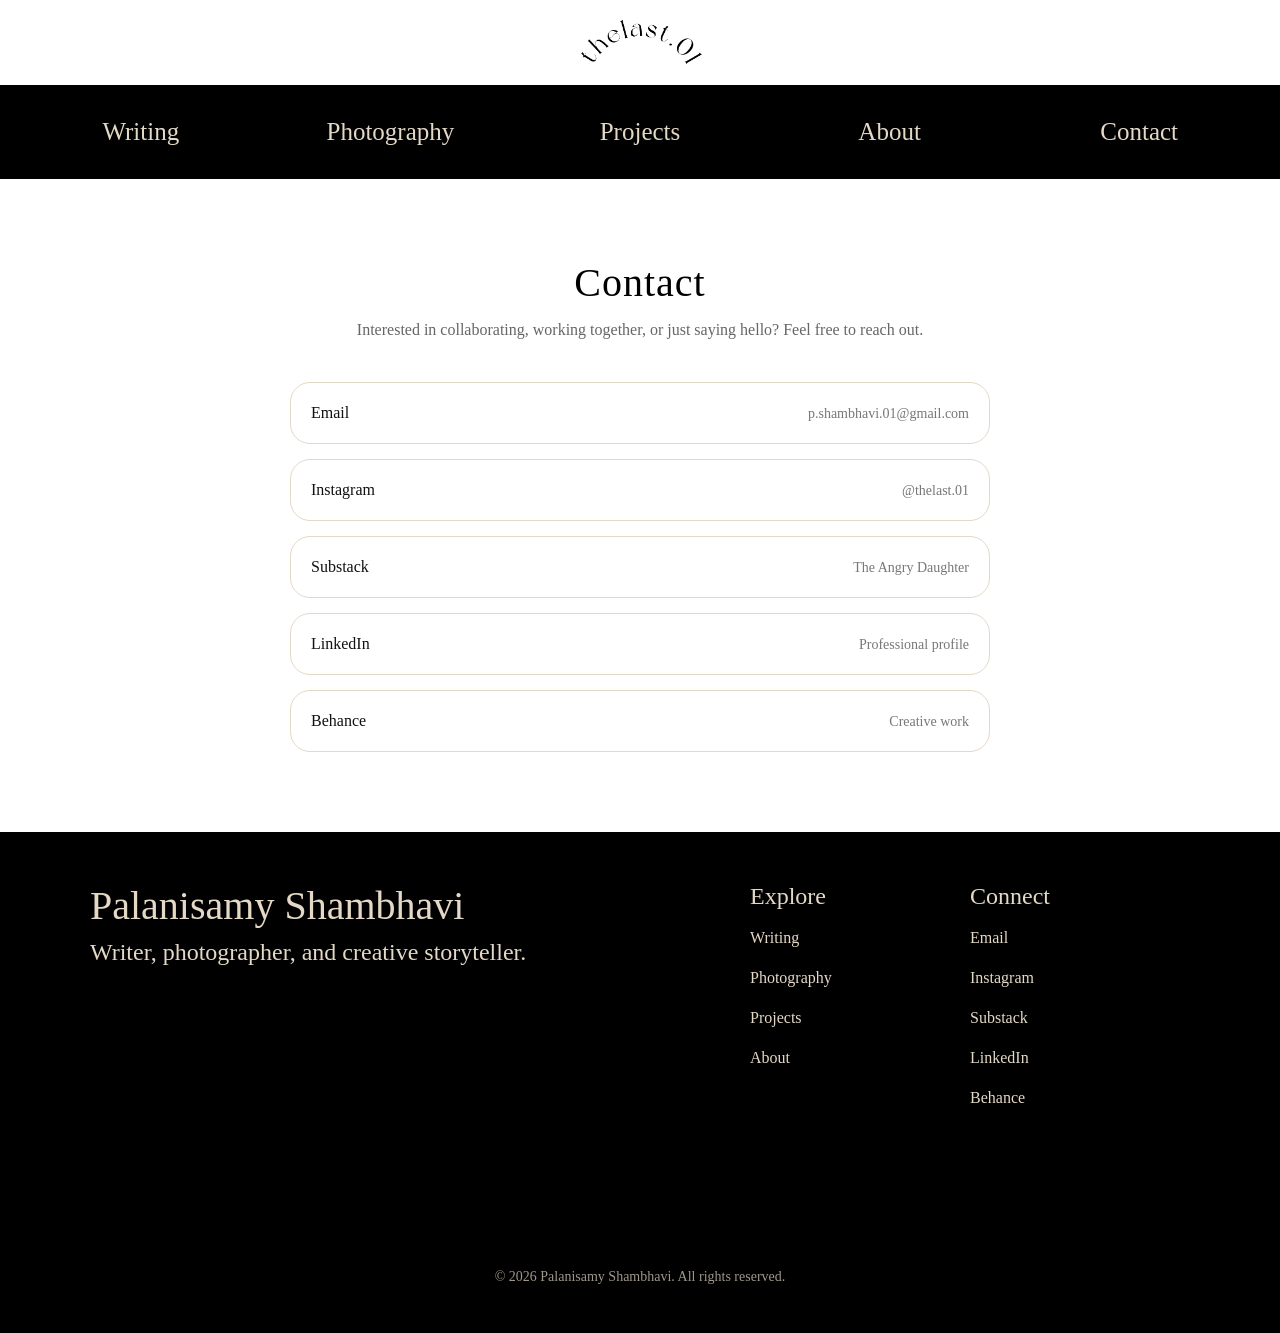
<file: contact/index.html>
<!DOCTYPE html>
<html lang="en">
<head>
  <meta charset="utf-8"/>
  <meta name="viewport" content="width=device-width, initial-scale=1">
  <!--Page title & logo-->
  <title> Contact | TheLast.01 </title>
  <link rel="icon" type="image/png" href="../assets/logos/favicon.png">
  <!--Stylesheet Import-->
    <!-- js import -->
    <!-- <script src="index.js"></script> -->
    <!-- css import -->
    <link href="../universalJSCSSfiles/styles.css" rel="stylesheet"/>
    <link href="contact.css" rel="stylesheet"/>
    <!-- css import for navbar -->
    <link href="../universalJSCSSfiles/navbar.css" rel="stylesheet"/>
    <!-- css import for footer -->
    <link href="../universalJSCSSfiles/footer.css" rel="stylesheet"/>
    <!-- BOOTSTRAP -->
    <link rel="stylesheet" href="https://cdn.jsdelivr.net/npm/bootstrap@4.6.1/dist/css/bootstrap.min.css">
    <script src="https://cdn.jsdelivr.net/npm/jquery@3.6.0/dist/jquery.slim.min.js"></script>
    <script src="https://cdn.jsdelivr.net/npm/popper.js@1.16.1/dist/umd/popper.min.js"></script>
    <script src="https://cdn.jsdelivr.net/npm/bootstrap@4.6.1/dist/js/bootstrap.bundle.min.js"></script>
    <!-- for navbar-->
    <!-- <link rel="stylesheet" href="https://cdnjs.cloudflare.com/ajax/libs/font-awesome/4.7.0/css/font-awesome.min.css"> -->
</head>

  <body>

    <!-- duplicate across ALL index.html pages -->
    <div>
      <!-- logo at the top of the page -->
      <div>
        <a href="../index.html">
          <img src="../assets/logos/websiteLogo.png" alt="" class="site-logo">
        </a>
      </div>

      <!-- introduce other pages in navBar-->
      <div></div>
      <nav>
        <ul class="navbar">
          <!-- might not include the following page later -->
          <!-- <a href="resume/index.html">resume</a> -->
          <li><a href="../writing/index.html">Writing</a></li>
          <li><a href="../photography/index.html">Photography</a></li>
          <li class="dropdown">
            <a href="../projects/index.html">Projects</a>
            <div class="dropdown-content">
              <a href="../projects/thelast01/index.html">Building TheLast.01</a>
              <a href="../projects/wordEureka/index.html">Making of WordEureka!</a>
              <!-- <a href="#">Link 2</a>
              <a href="#">Link 3</a> -->
            </div>
          </li>
          <li><a href="../about/index.html">About</a></li>
          <li><a href="../contact/index.html">Contact</a></li>
        </ul>
      </nav>
    </div>

    <section class="contact-page">

      <div class="contact-container">

        <h1>Contact</h1>

        <p class="contact-intro">
          Interested in collaborating, working together, or just saying hello?
          Feel free to reach out.
        </p>

        <div class="contact-links">

          <a href="mailto:p.shambhavi.01@gmail.com" class="contact-item">
            Email
            <span>p.shambhavi.01@gmail.com</span>
          </a>

          <a href="https://www.instagram.com/thelast.01" class="contact-item" target="_blank">
            Instagram
            <span>@thelast.01</span>
          </a>

          <a href="https://substack.com/@theangrydaughter/posts" class="contact-item" target="_blank">
            Substack
            <span>The Angry Daughter</span>
          </a>

          <a href="https://www.linkedin.com/in/shambhavi912/" class="contact-item" target="_blank">
            LinkedIn
            <span>Professional profile</span>
          </a>

          <a href="https://www.behance.net/shambhapalanis" class="contact-item" target="_blank">
            Behance
            <span>Creative work</span>
          </a>

        </div>

      </div>

    </section>

  </body>

  <footer class="footer">

    <div class="footer-container">

      <div class="footer-column">
        <h1>Palanisamy Shambhavi</h1>
        <h4>Writer, photographer, and creative storyteller.</h4>
      </div>

      <div class="footer-column explore">
        <h4>Explore</h4>
          <p><a href="/writing">Writing</a></p>
          <p><a href="/photography">Photography</a></p>
          <p><a href="/projects">Projects</a></p>
          <p><a href="/about">About</a></p>
      </div>

      <div class="footer-column connect">
        <h4>Connect</h4>
          <p><a href="mailto:p.shambhavi.01@gmail.com">Email</a></p>
          <p><a href="https://www.instagram.com/thelast.01?igsh=a3dubzdybmFxbXIz">Instagram</a></p>
          <p><a href="https://substack.com/@theangrydaughter/posts">Substack</a></p>
          <p><a href="https://www.linkedin.com/in/shambhavi912/">LinkedIn</a></p>
          <p><a href="https://www.behance.net/shambhapalanis">Behance</a></p>
      </div>

    </div>

    <div class="footer-bottom">
      <p>© 2026 Palanisamy Shambhavi. All rights reserved.</p>
    </div>

  </footer>


</html>
</file>
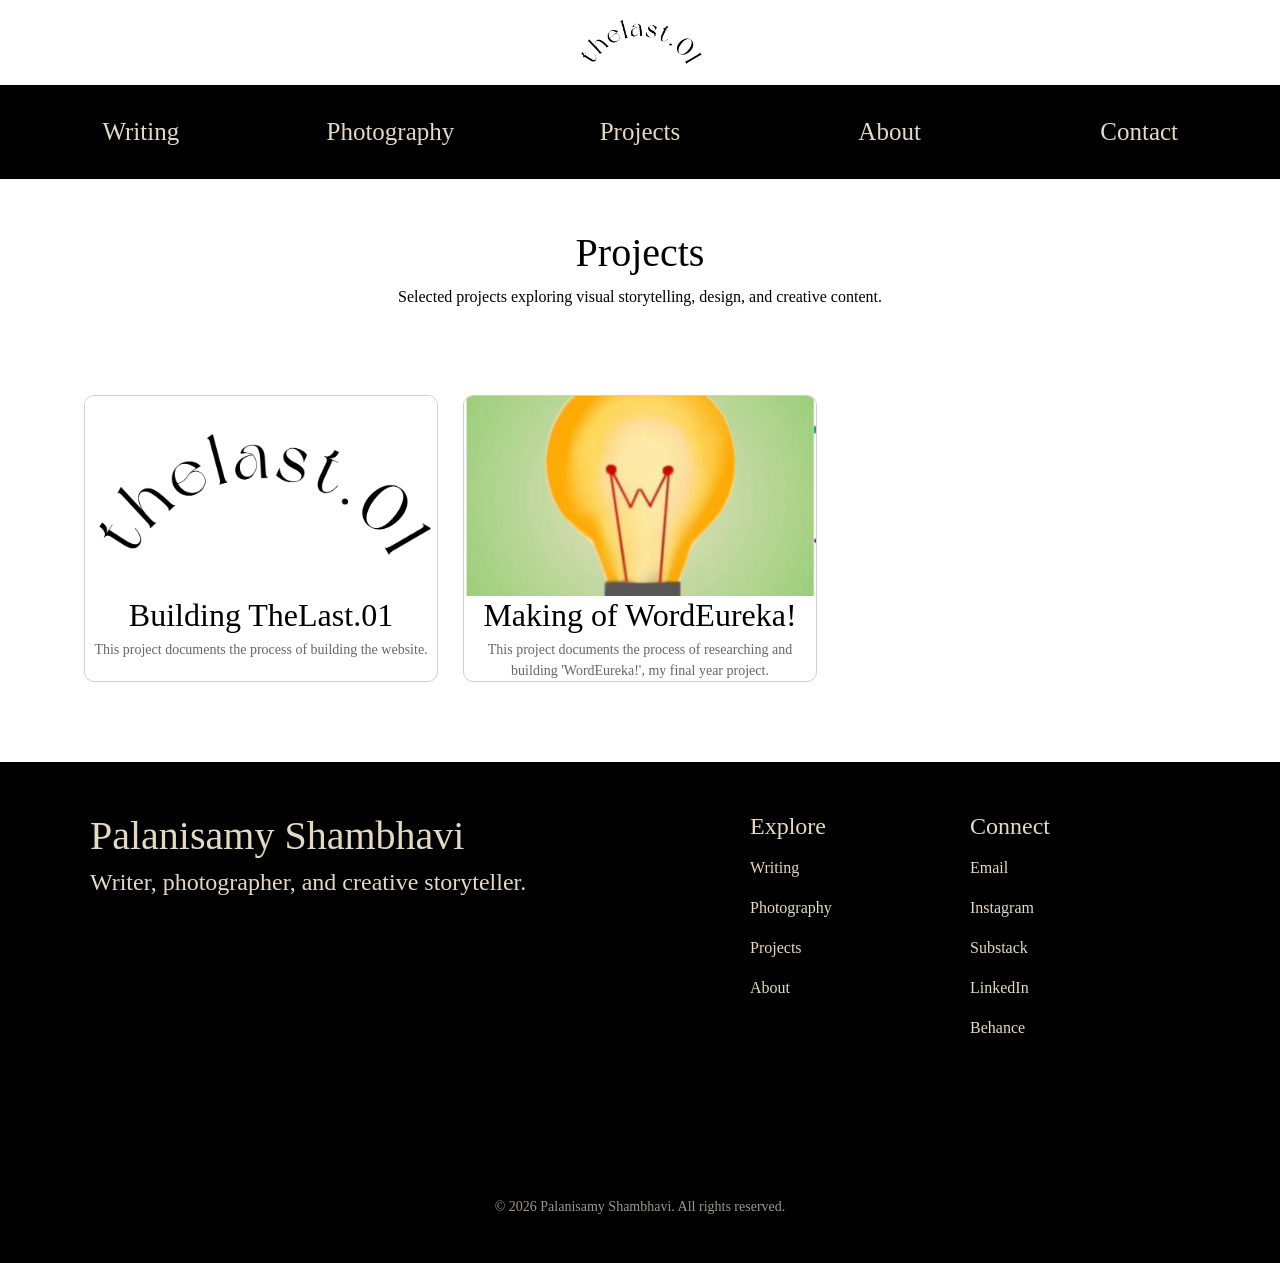
<file: projects/index.html>
<!DOCTYPE html>
<html lang="en">
<head>
  <meta charset="utf-8"/>
  <meta name="viewport" content="width=device-width, initial-scale=1">

  <title>Projects | TheLast.01</title>
  <link rel="icon" type="image/png" href="../assets/logos/favicon.png">

  <!-- GLOBAL STYLES -->
  <link href="../universalJSCSSfiles/styles.css" rel="stylesheet"/>
  <link href="../universalJSCSSfiles/navbar.css" rel="stylesheet"/>
  <link href="../universalJSCSSfiles/footer.css" rel="stylesheet"/>

  <!-- PAGE-SPECIFIC STYLE -->
  <link href="projects.css" rel="stylesheet"/>

  <!-- BOOTSTRAP -->
  <link rel="stylesheet" href="https://cdn.jsdelivr.net/npm/bootstrap@4.6.1/dist/css/bootstrap.min.css">
</head>

<body>

  <!-- NAVBAR -->
  <div>
    <div>
      <a href="../index.html">
        <img src="../assets/logos/websiteLogo.png" class="site-logo" />
      </a>
    </div>

    <nav>
      <ul class="navbar">
        <li><a href="../writing/index.html">Writing</a></li>
        <li><a href="../photography/index.html">Photography</a></li>

        <li class="dropdown">
          <a href="../projects/index.html">Projects</a>
          <div class="dropdown-content">
            <a href="../projects/thelast01/index.html">Building TheLast.01</a>
            <a href="../projects/wordEureka/index.html">Making of WordEureka!</a>
            <!-- <a href="#">Link 2</a>
            <a href="#">Link 3</a> -->
          </div>
        </li>

        <li><a href="../about/index.html">About</a></li>
        <li><a href="../contact/index.html">Contact</a></li>
      </ul>
    </nav>
  </div>

  <!-- HERO -->
  <div class="hero">
    <h1>Projects</h1>
    <p>Selected projects exploring visual storytelling, design, and creative content.</p>
  </div>

  <!-- PROJECT GRID -->
  <div class="project-grid">

    <article class="project-card">
      <a href="thelast01/index.html">
        <img src="../assets/logos/websiteLogo.png" alt="TheLast.01 Logo">
        <h2>Building TheLast.01</h2>
        <p>This project documents the process of building the website.</p>
      </a>
    </article>

    <article class="project-card">
      <a href="wordEureka/index.html">
        <img src="wordEureka/wordeureka.png" alt="TheLast.01 Logo">
        <h2>Making of WordEureka!</h2>
        <p>This project documents the process of researching and building 'WordEureka!', my final year project.</p>
      </a>
    </article>

  </div>

</body>

<footer class="footer">
  <div class="footer-container">

    <div class="footer-column">
      <h1>Palanisamy Shambhavi</h1>
      <h4>Writer, photographer, and creative storyteller.</h4>
    </div>

    <div class="footer-column explore">
      <h4>Explore</h4>
      <p><a href="/writing">Writing</a></p>
      <p><a href="/photography">Photography</a></p>
      <p><a href="/projects">Projects</a></p>
      <p><a href="/about">About</a></p>
    </div>

    <div class="footer-column connect">
      <h4>Connect</h4>
      <p><a href="mailto:p.shambhavi.01@gmail.com">Email</a></p>
      <p><a href="https://www.instagram.com/thelast.01">Instagram</a></p>
      <p><a href="https://substack.com">Substack</a></p>
      <p><a href="https://www.linkedin.com">LinkedIn</a></p>
      <p><a href="https://www.behance.net">Behance</a></p>
    </div>

  </div>

  <div class="footer-bottom">
    <p>© 2026 Palanisamy Shambhavi. All rights reserved.</p>
  </div>
</footer>

</html>
</file>
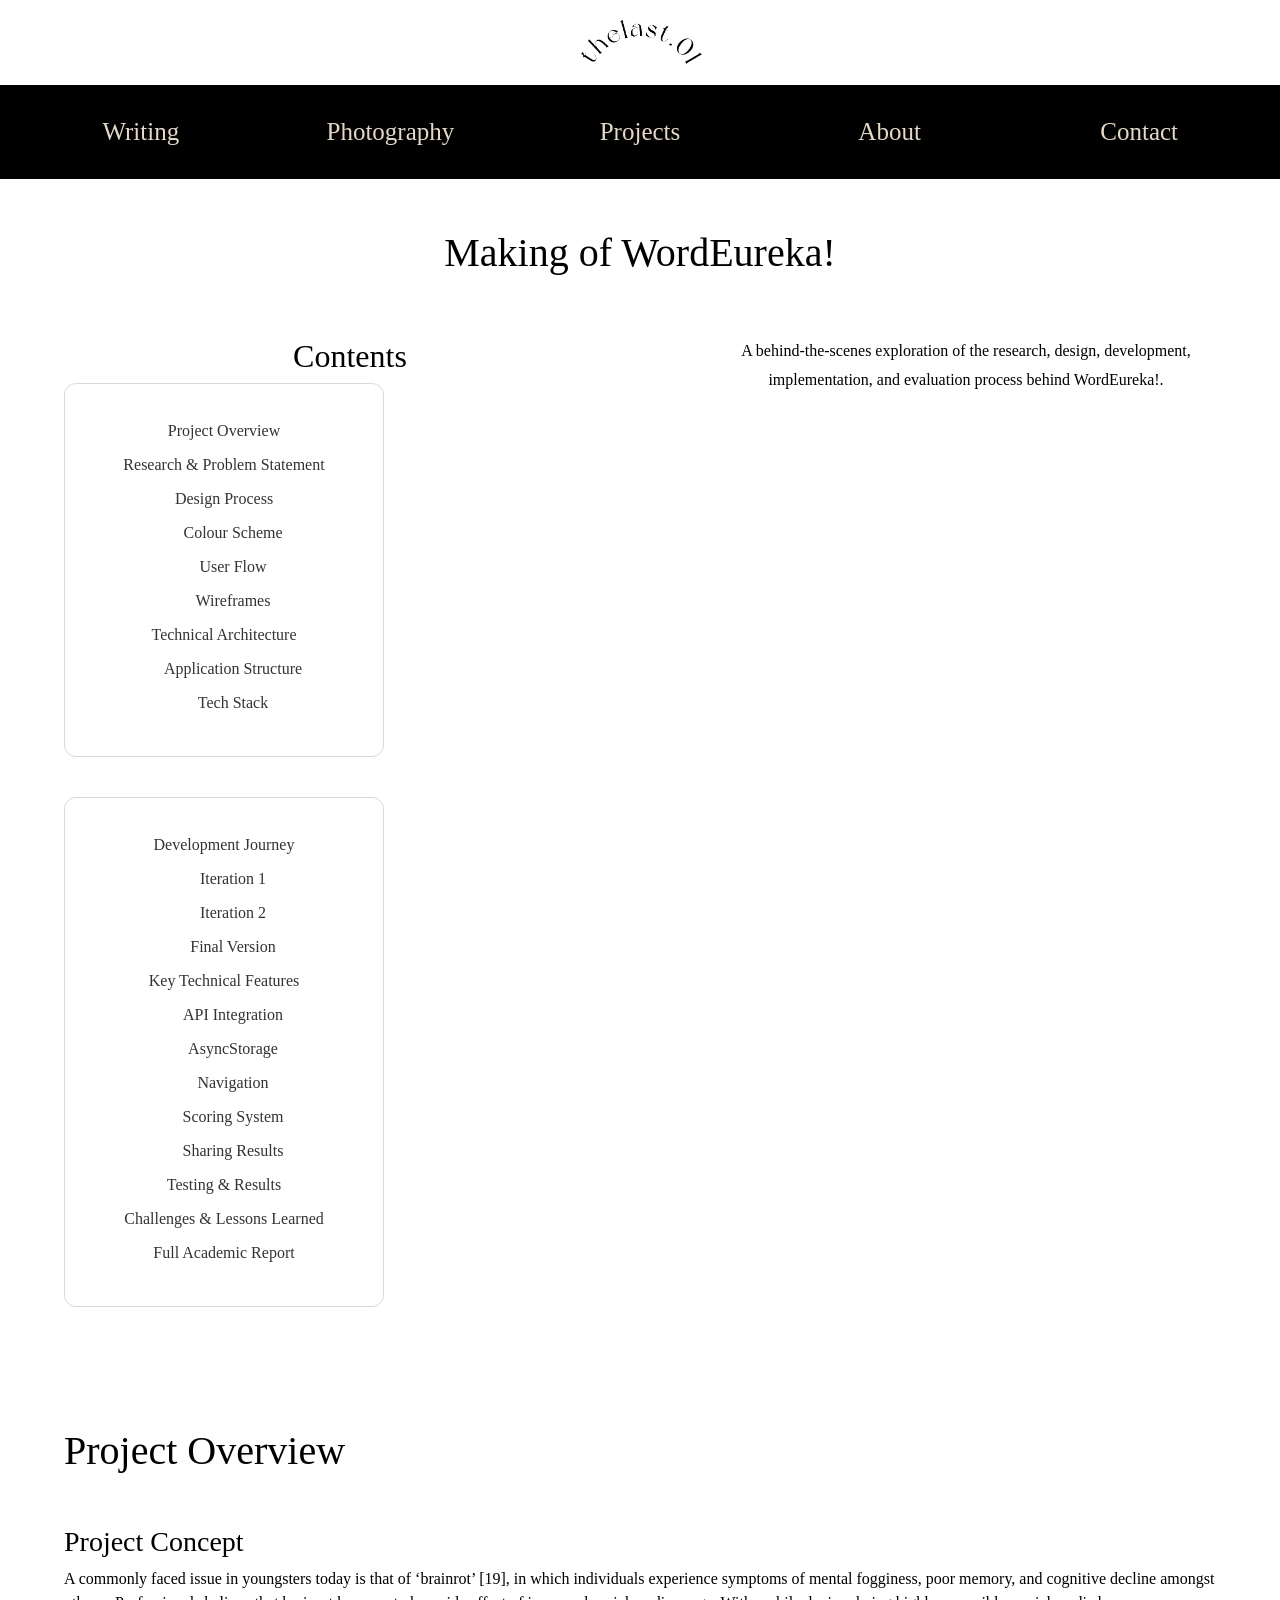
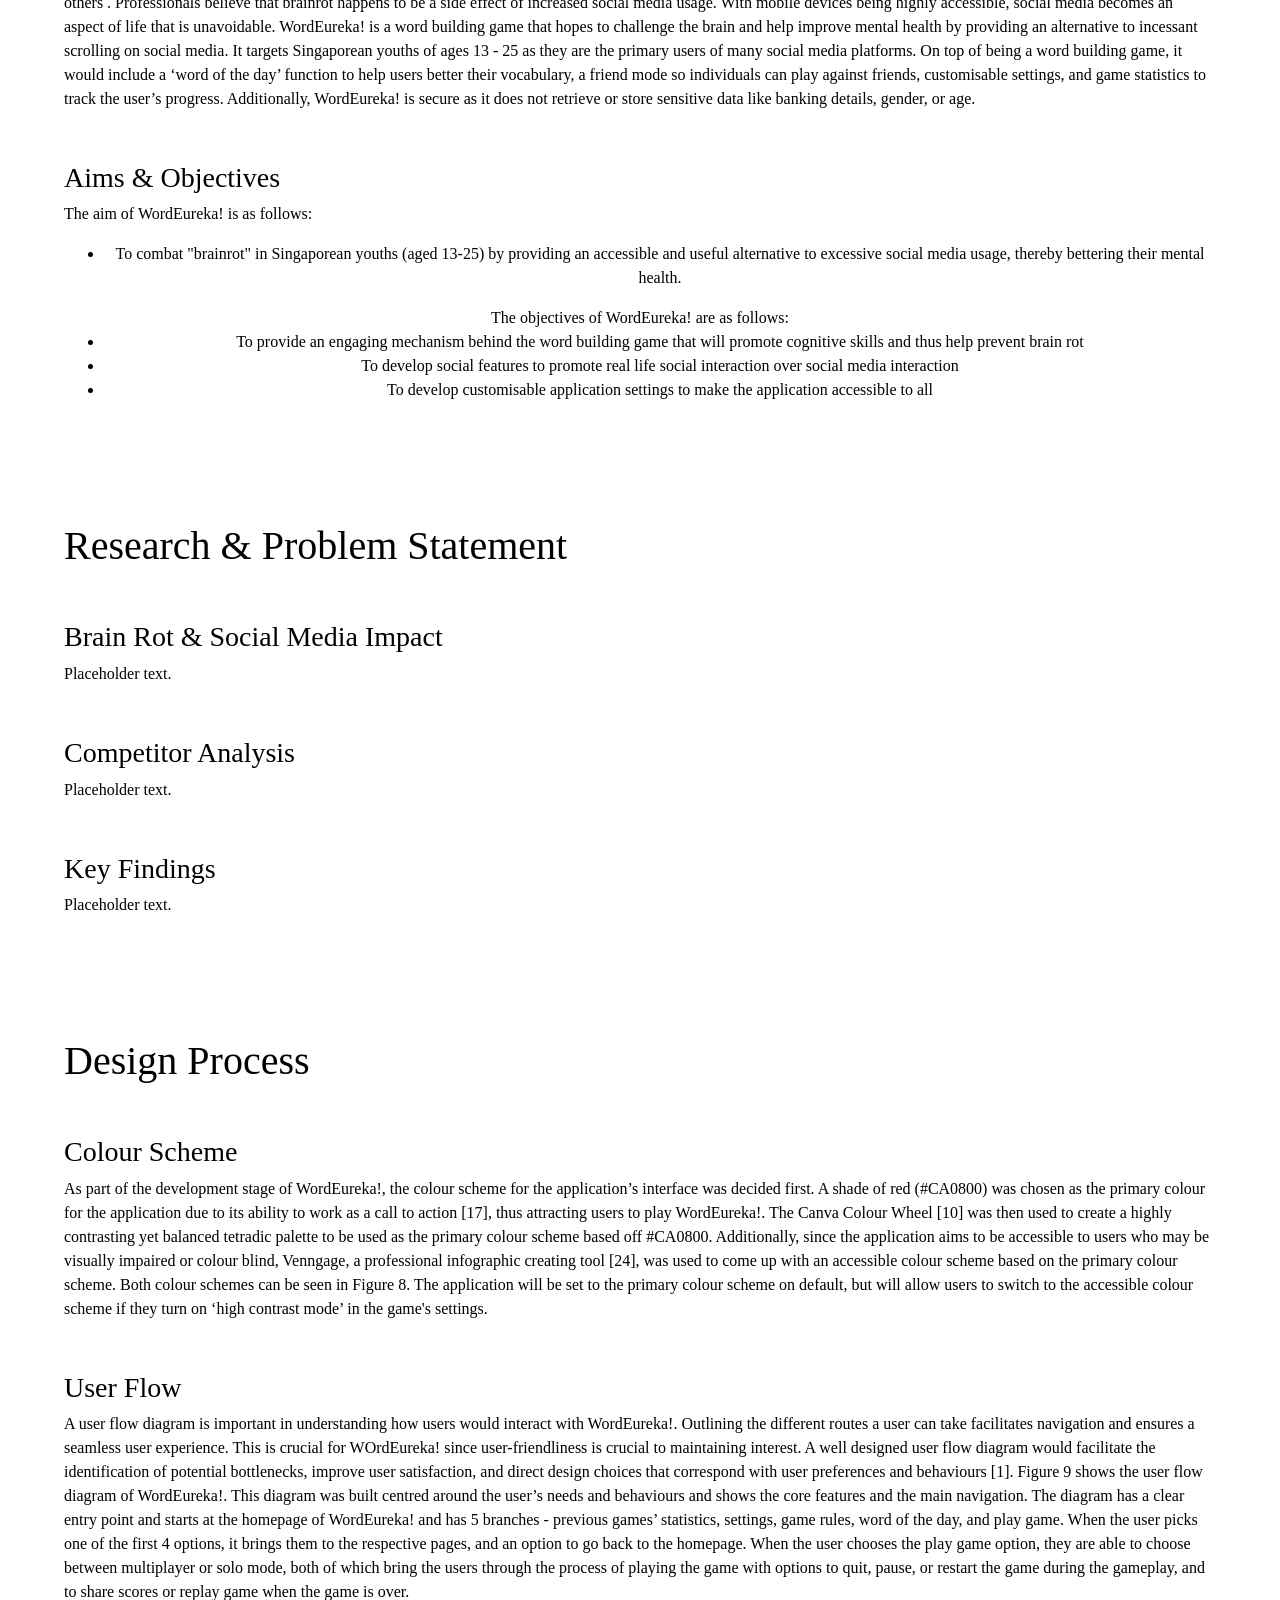
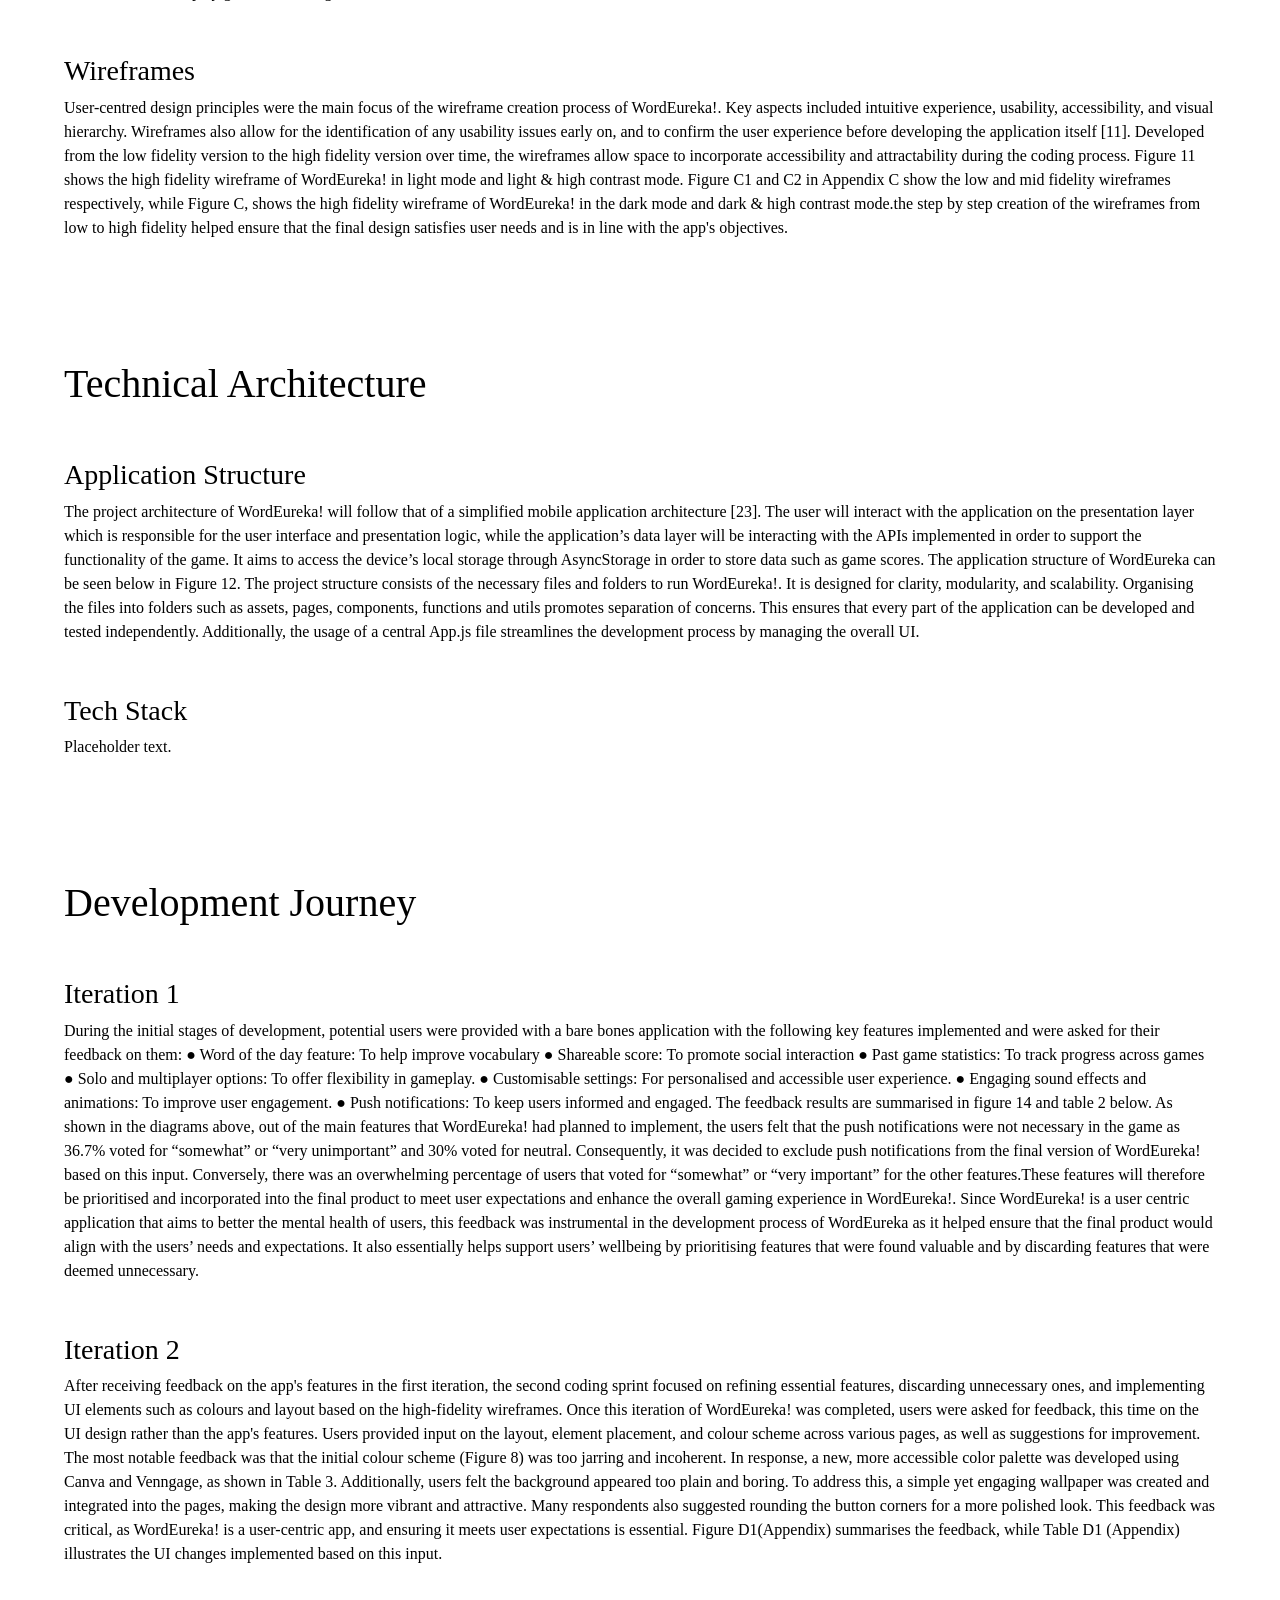
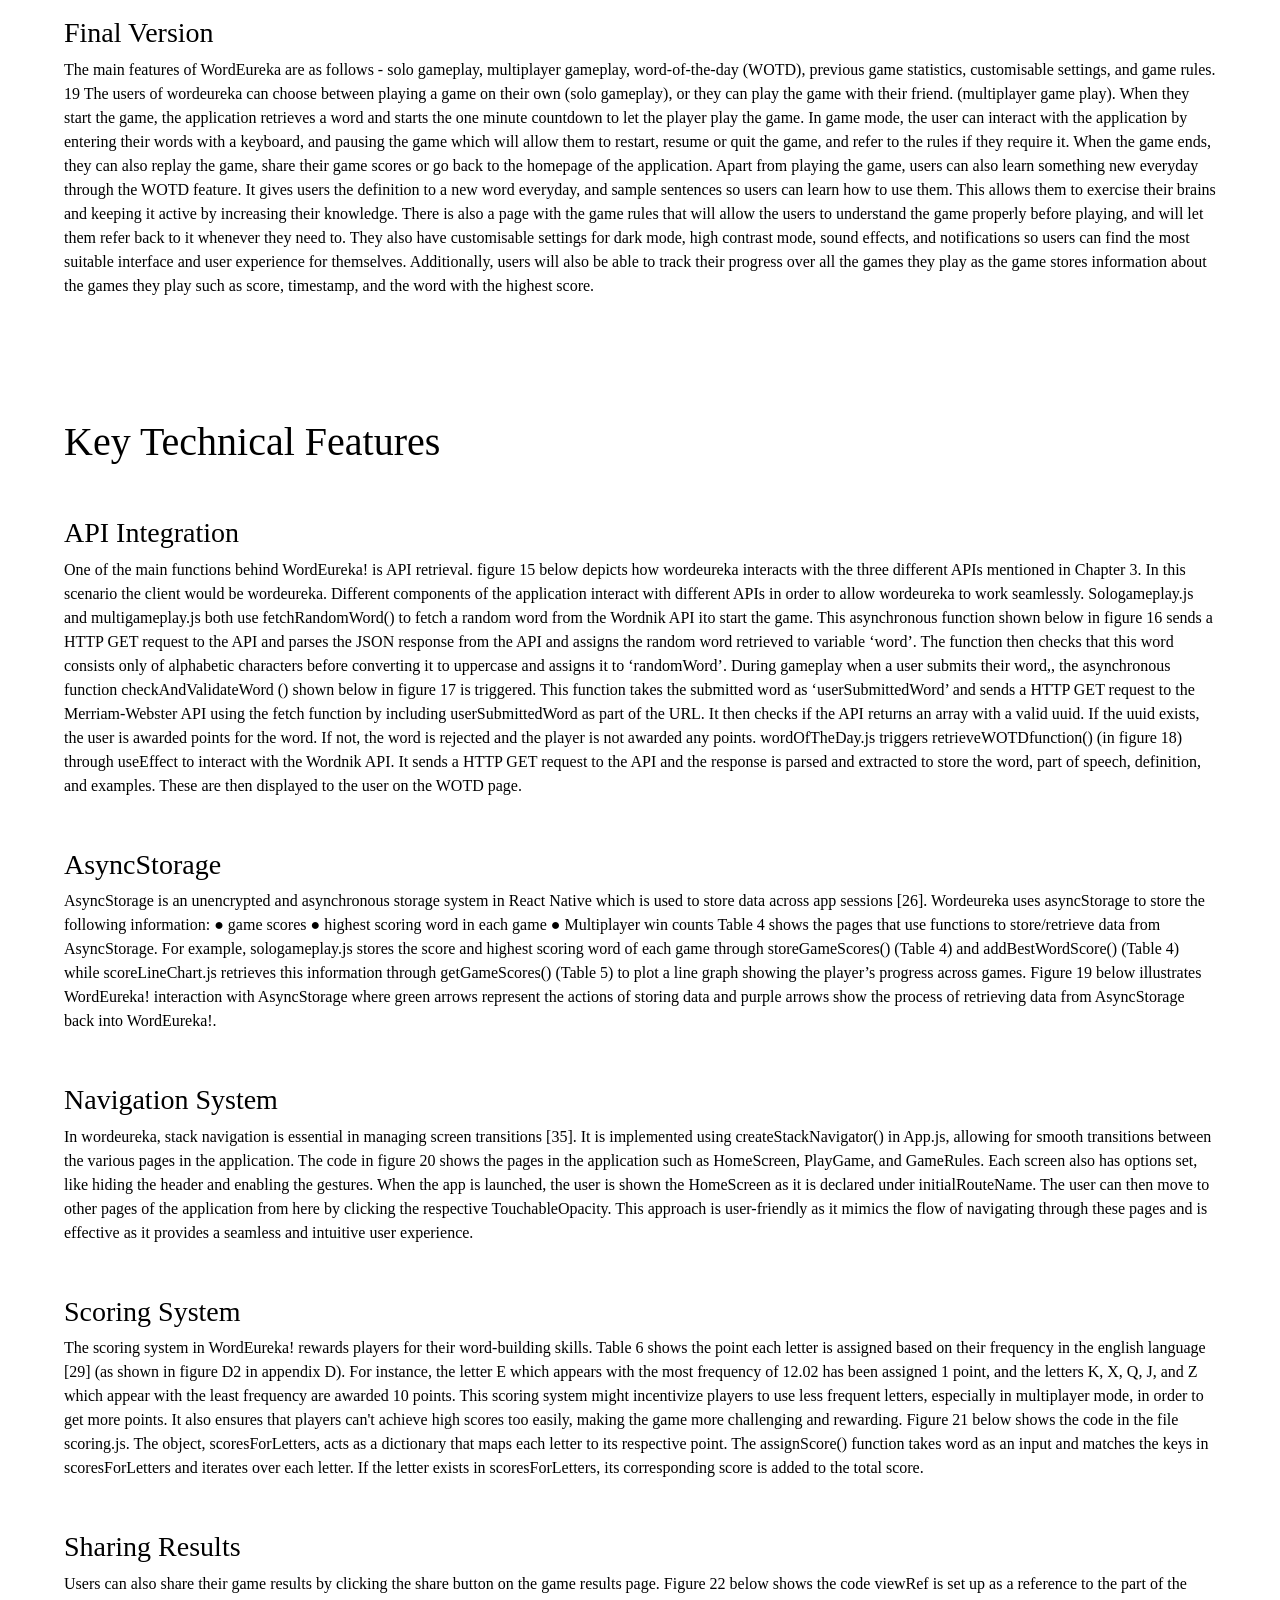
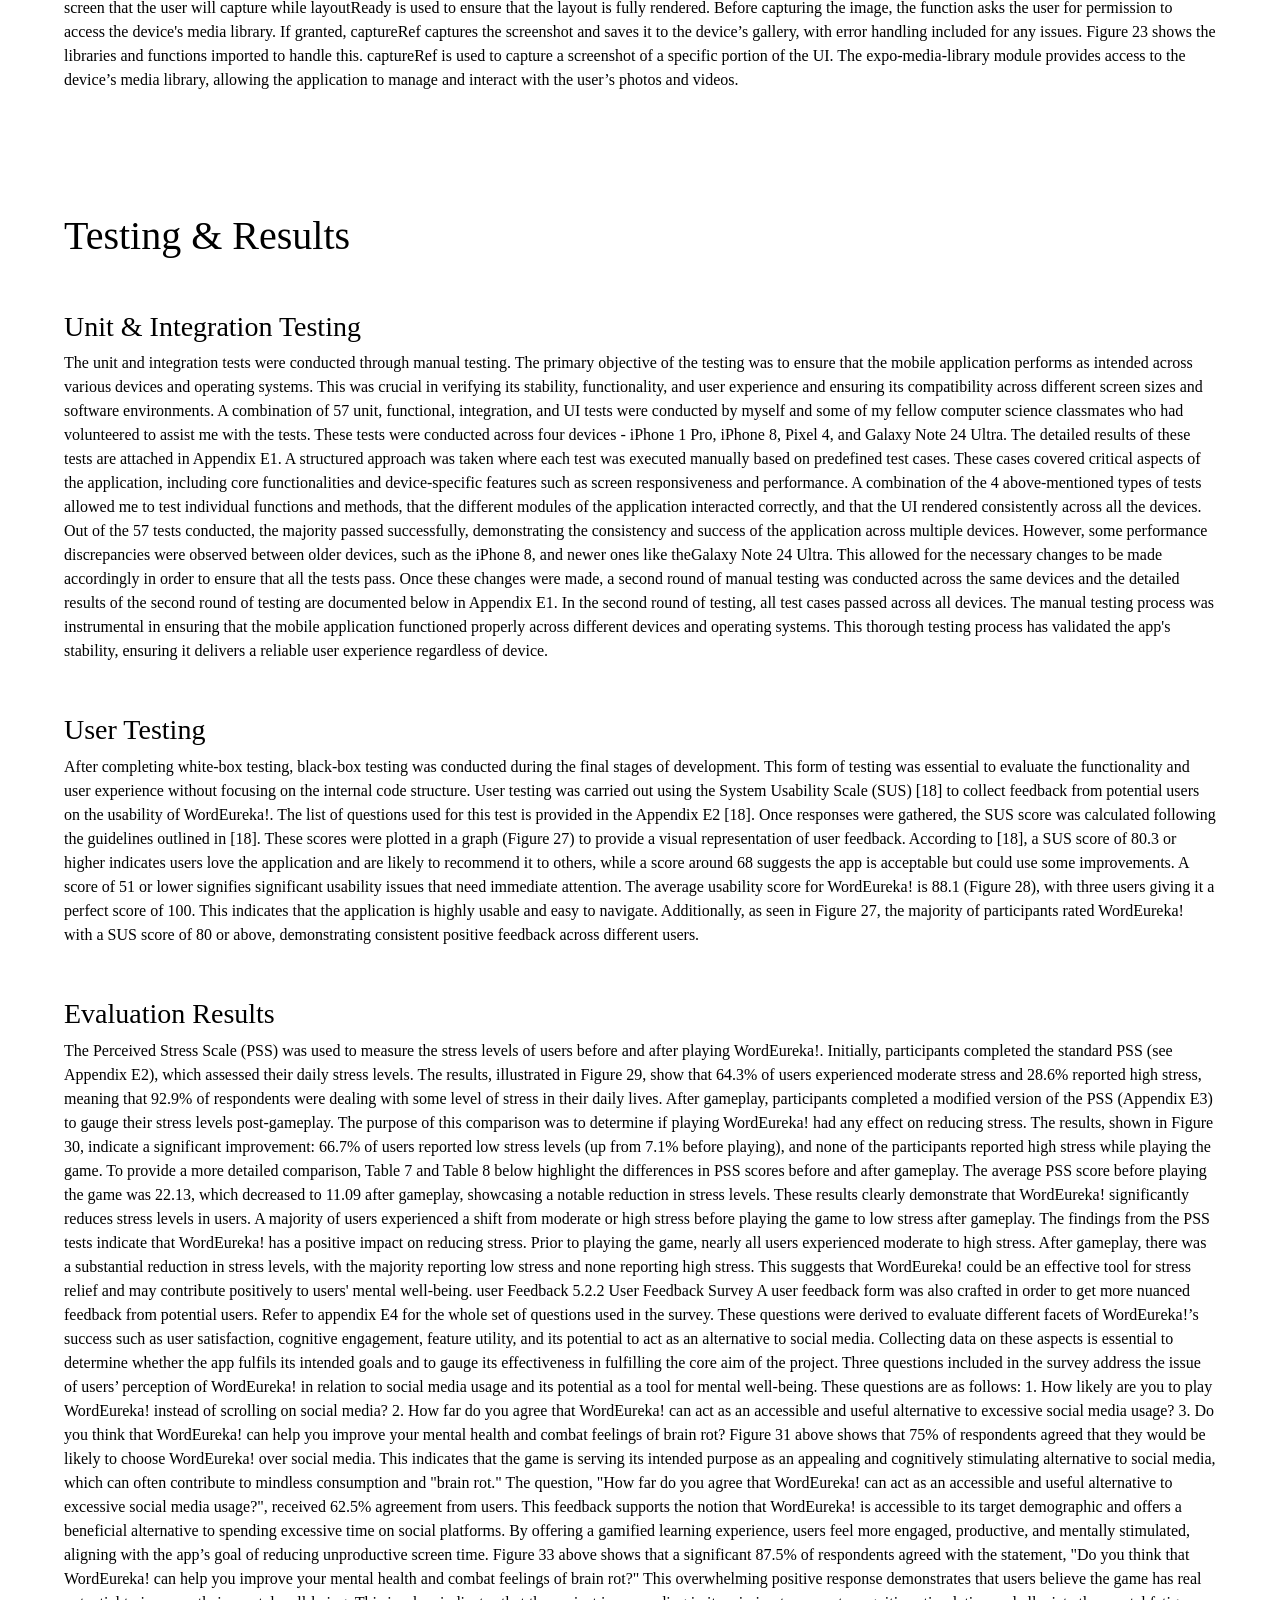
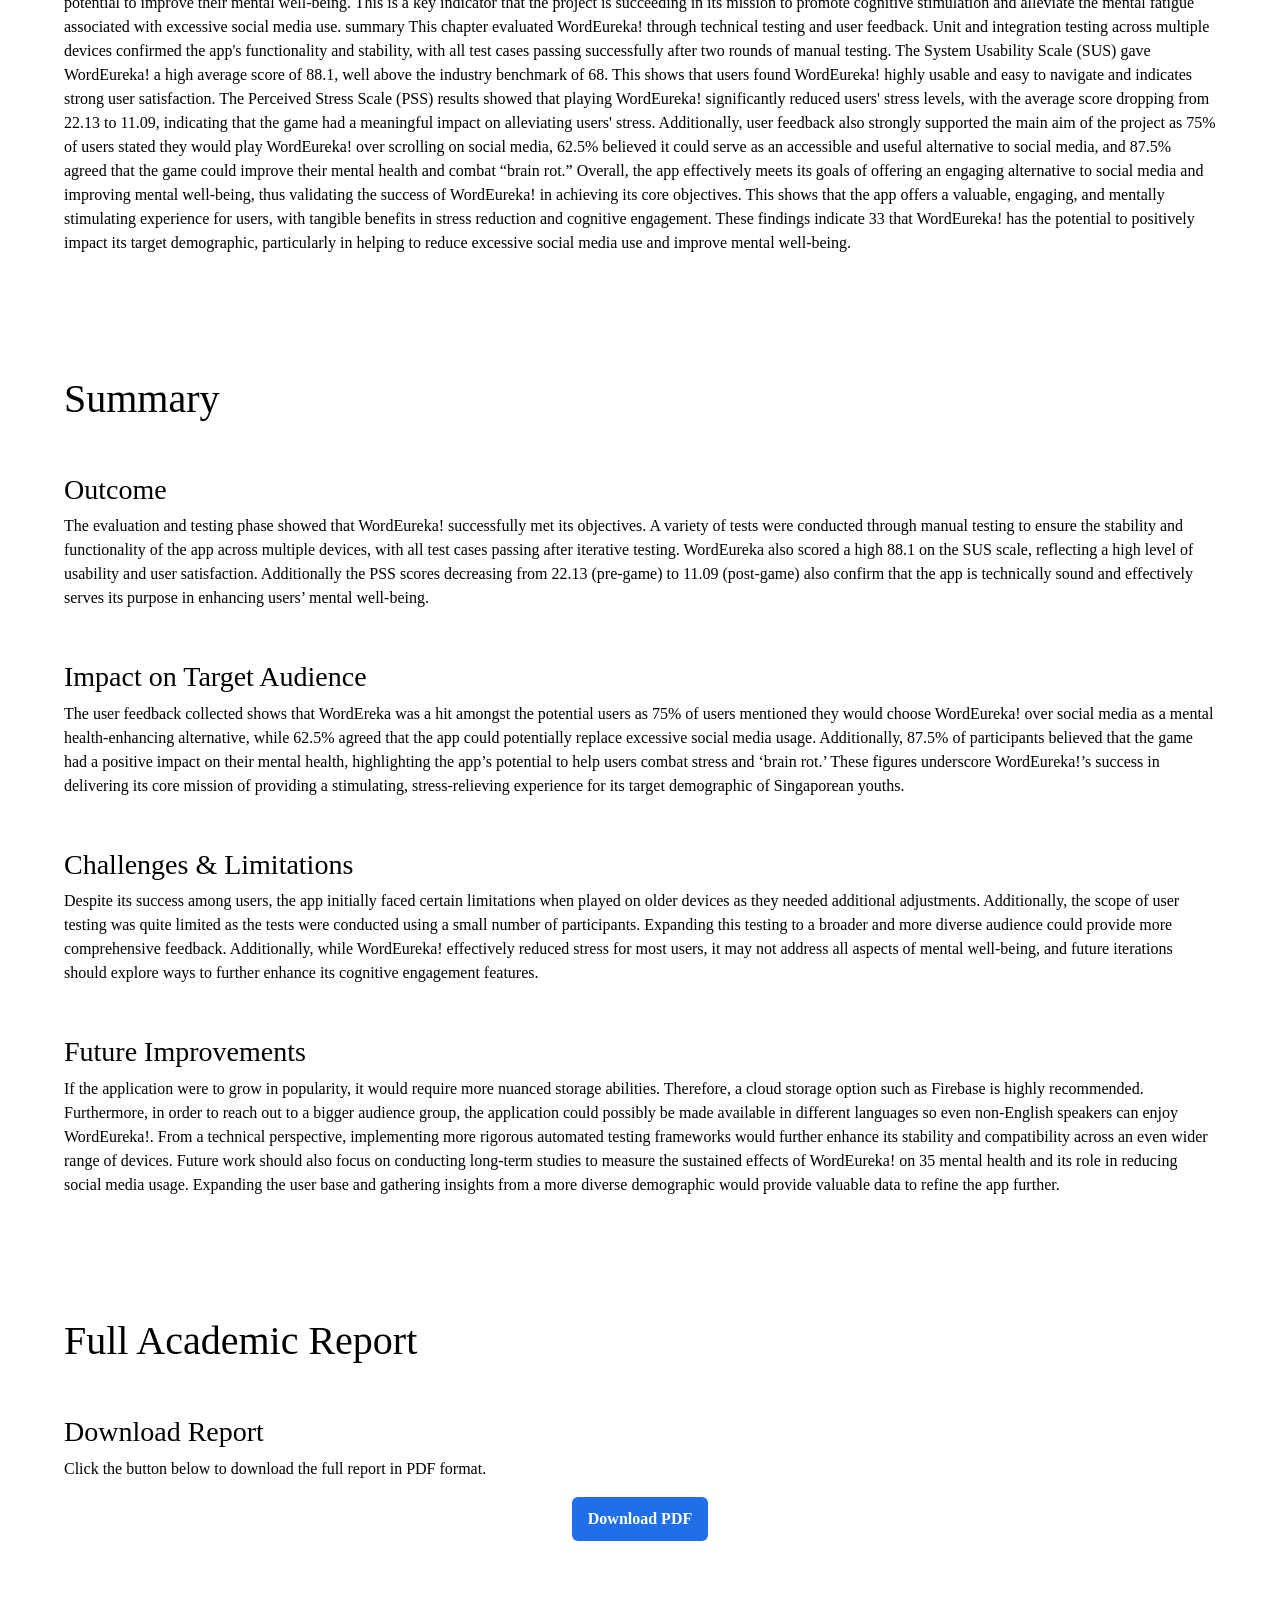
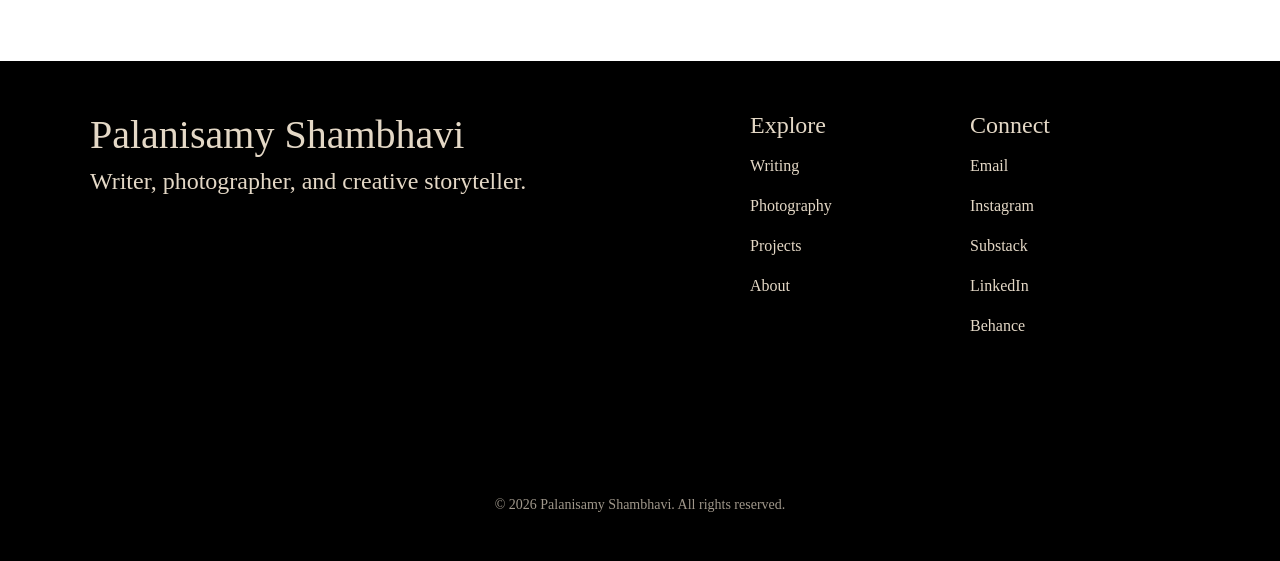
<file: projects/wordEureka/index.html>
<!DOCTYPE html>
<html lang="en">
  <head>
    <meta charset="utf-8" />
    <meta name="viewport" content="width=device-width, initial-scale=1" />

    <!-- Page title & logo -->
    <title>Making of WordEureka! | TheLast.01</title>
    <link rel="icon" type="image/png" href="../../assets/logos/favicon.png" />

    <!-- JS -->
    <script src="index.js"></script>

    <!-- CSS -->
    <link href="index.css" rel="stylesheet" />
    <link href="../../universalJSCSSfiles/styles.css" rel="stylesheet" />
    <link href="../../universalJSCSSfiles/navbar.css" rel="stylesheet" />
    <link href="../../universalJSCSSfiles/footer.css" rel="stylesheet" />

    <!-- Bootstrap -->
    <link
      rel="stylesheet"
      href="https://cdn.jsdelivr.net/npm/bootstrap@4.6.1/dist/css/bootstrap.min.css"
    />
    <script src="https://cdn.jsdelivr.net/npm/jquery@3.6.0/dist/jquery.slim.min.js"></script>
    <script src="https://cdn.jsdelivr.net/npm/popper.js@1.16.1/dist/umd/popper.min.js"></script>
    <script src="https://cdn.jsdelivr.net/npm/bootstrap@4.6.1/dist/js/bootstrap.bundle.min.js"></script>
  </head>

  <body>

    <!-- ================= NAVBAR ================= -->

    <div>

      <!-- Logo -->
      <div>
        <a href="../../index.html">
          <img
            src="../../assets/logos/websiteLogo.png"
            alt=""
            class="site-logo"
          />
        </a>
      </div>

      <!-- Navbar -->
      <nav>
        <ul class="navbar">
          <li><a href="../../writing/index.html">Writing</a></li>
          <li><a href="../../photography/index.html">Photography</a></li>
          <li class="dropdown">
            <a href="../index.html">Projects</a>
            <div class="dropdown-content">
              <a href="../thelast01/index.html">Building TheLast.01</a>
              <a href="index.html">
                <a href="../wordEureka/index.html">Making of WordEureka!</a>
            </div>
          </li>
          <li><a href="../../about/index.html">About</a></li>
          <li><a href="../../contact/index.html">Contact</a></li>
        </ul>
      </nav>
    </div>

    <!-- ================= HERO ================= -->

    <section class="project-hero">
      <div class="project-hero-content">
        <h1>Making of WordEureka!</h1>
        <!-- description + toc wrapper -->
        <div class="hero-bottom">
          <!-- ================= TABLE OF CONTENTS ================= -->
          <section class="toc-section">
            <h2>Contents</h2>
            <div class="toc-grid">
              <div class="toc-box">
                <ul>
                  <li>
                    <a href="#overview">Project Overview</a>
                  </li>
                  <li>
                    <a href="#research">Research & Problem Statement</a>
                  </li>
                  <li>
                    <a href="#design">Design Process</a>
                    <ul>
                      <li><a href="#colour-scheme">Colour Scheme</a></li>
                      <li><a href="#user-flow">User Flow</a></li>
                      <li><a href="#wireframes">Wireframes</a></li>
                    </ul>
                  </li>
                  <li>
                    <a href="#architecture">Technical Architecture</a>
                    <ul>
                      <li><a href="#app-structure">Application Structure</a></li>
                      <li><a href="#tech-stack">Tech Stack</a></li>
                    </ul>
                  </li>
                </ul>
              </div>

              <div class="toc-box">
                <ul>
                  <li>
                    <a href="#development">Development Journey</a>
                    <ul>
                      <li><a href="#iteration1">Iteration 1</a></li>
                      <li><a href="#iteration2">Iteration 2</a></li>
                      <li><a href="#final-version">Final Version</a></li>
                    </ul>
                  </li>
                  <li>
                    <a href="#features">Key Technical Features</a>
                    <ul>
                      <li><a href="#api">API Integration</a></li>
                      <li><a href="#storage">AsyncStorage</a></li>
                      <li><a href="#navigation">Navigation</a></li>
                      <li><a href="#scoring">Scoring System</a></li>
                      <li><a href="#sharing">Sharing Results</a></li>
                    </ul>
                  </li>
                  <li>
                    <a href="#testing">Testing & Results</a>
                  </li>
                  <li>
                    <a href="#lessons">Challenges & Lessons Learned</a>
                  </li>
                  <li>
                    <a href="#report"> Full Academic Report</a>
                  </li>
                </ul>
              </div>
            </div>
          </section>

          <!-- ================= PROJECT DESCRIPTION ================= -->

          <div class="project-description-container">
            <p class="project-description">
              A behind-the-scenes exploration of the research,
              design, development, implementation, and evaluation
              process behind WordEureka!.
            </p>
          </div>
        </div>
      </div>
    </section>

    <section id="overview" class="project-section">
      <h1>Project Overview</h1>
      <div id="project-concept" class="subsection">
        <h3>Project Concept</h3>
        <p>
          A commonly faced issue in youngsters today is that of ‘brainrot’ [19], in which individuals experience
          symptoms of mental fogginess, poor memory, and cognitive decline amongst others . Professionals
          believe that brainrot happens to be a side effect of increased social media usage. With mobile devices
          being highly accessible, social media becomes an aspect of life that is unavoidable.
          WordEureka! is a word building game that hopes to challenge the brain and help improve mental
          health by providing an alternative to incessant scrolling on social media. It targets Singaporean youths
          of ages 13 - 25 as they are the primary users of many social media platforms. On top of being a word
          building game, it would include a ‘word of the day’ function to help users better their vocabulary, a
          friend mode so individuals can play against friends, customisable settings, and game statistics to track
          the user’s progress. Additionally, WordEureka! is secure as it does not retrieve or store sensitive data
          like banking details, gender, or age.
        </p>
      </div>

      <div id="objectives" class="subsection">
        <h3>Aims & Objectives</h3>
          <p>
            The aim of WordEureka! is as follows:
            <ul>
              <li>To combat "brainrot" in Singaporean youths (aged 13-25) by providing an accessible and useful alternative to excessive social media usage, thereby bettering their mental health.</li>
            </ul>
            The objectives of WordEureka! are as follows:
            <ul>
              <li>To provide an engaging mechanism behind the word building game that will promote cognitive skills and thus help prevent brain rot</li>
              <li>To develop social features to promote real life social interaction over social media interaction</li>
              <li>To develop customisable application settings to make the application accessible to all</li>
            </ul>
          </p>
      </div>
    </section>


    <section id="research" class="project-section">
      <h1>Research & Problem Statement</h1>
      <div id="brainrot" class="subsection">
        <h3>Brain Rot & Social Media Impact</h3>
        <p>
          Placeholder text.
        </p>
      </div>

      <div id="competitor-analysis" class="subsection">
        <h3>Competitor Analysis</h3>
        <p>
          Placeholder text.
        </p>
      </div>

      <div id="research-findings" class="subsection">
        <h3>Key Findings</h3>
        <p>
          Placeholder text.
        </p>
      </div>
    </section>


    <section id="design" class="project-section">
      <h1>Design Process</h1>
      <div id="colour-scheme" class="subsection">
        <h3>Colour Scheme</h3>
        <p>
          As part of the development stage of WordEureka!, the colour scheme for the application’s interface
          was decided first. A shade of red (#CA0800) was chosen as the primary colour for the application due
          to its ability to work as a call to action [17], thus attracting users to play WordEureka!. The Canva
          Colour Wheel [10] was then used to create a highly contrasting yet balanced tetradic palette to be used
          as the primary colour scheme based off #CA0800. Additionally, since the application aims to be
          accessible to users who may be visually impaired or colour blind, Venngage, a professional
          infographic creating tool [24], was used to come up with an accessible colour scheme based on the
          primary colour scheme. Both colour schemes can be seen in Figure 8. The application will be set to
          the primary colour scheme on default, but will allow users to switch to the accessible colour scheme if
          they turn on ‘high contrast mode’ in the game's settings.
        </p>
      </div>

      <div id="user-flow" class="subsection">
        <h3>User Flow</h3>
        <p>
          A user flow diagram is important in understanding how users would interact with WordEureka!.
          Outlining the different routes a user can take facilitates navigation and ensures a seamless user
          experience. This is crucial for WOrdEureka! since user-friendliness is crucial to maintaining interest.
          A well designed user flow diagram would facilitate the identification of potential bottlenecks, improve
          user satisfaction, and direct design choices that correspond with user preferences and behaviours [1].
          Figure 9 shows the user flow diagram of WordEureka!. This diagram was built centred around the
          user’s needs and behaviours and shows the core features and the main navigation. The diagram has a
          clear entry point and starts at the homepage of WordEureka! and has 5 branches - previous games’
          statistics, settings, game rules, word of the day, and play game. When the user picks one of the first 4
          options, it brings them to the respective pages, and an option to go back to the homepage. When the
          user chooses the play game option, they are able to choose between multiplayer or solo mode, both of
          which bring the users through the process of playing the game with options to quit, pause, or restart
          the game during the gameplay, and to share scores or replay game when the game is over.
        </p>
      </div>

      <div id="wireframes" class="subsection">
        <h3>Wireframes</h3>
        <p>
          User-centred design principles were the main focus of the wireframe creation process of
          WordEureka!. Key aspects included intuitive experience, usability, accessibility, and visual hierarchy.
          Wireframes also allow for the identification of any usability issues early on, and to confirm the user
          experience before developing the application itself [11]. Developed from the low fidelity version to
          the high fidelity version over time, the wireframes allow space to incorporate accessibility and
          attractability during the coding process. Figure 11 shows the high fidelity wireframe of WordEureka!
          in light mode and light & high contrast mode. Figure C1 and C2 in Appendix C show the low and mid
          fidelity wireframes respectively, while Figure C, shows the high fidelity wireframe of WordEureka! in
          the dark mode and dark & high contrast mode.the step by step creation of the wireframes from low to
          high fidelity helped ensure that the final design satisfies user needs and is in line with the app's
          objectives.
        </p>
      </div>
    </section>

    <section id="architecture" class="project-section">
      <h1>Technical Architecture</h1>
      <div id="app-structure" class="subsection">
        <h3>Application Structure</h3>
        <p>
          The project architecture of WordEureka! will follow that of a simplified mobile application
          architecture [23]. The user will interact with the application on the presentation layer which is
          responsible for the user interface and presentation logic, while the application’s data layer will be
          interacting with the APIs implemented in order to support the functionality of the game. It aims to
          access the device’s local storage through AsyncStorage in order to store data such as game scores. The
          application structure of WordEureka can be seen below in Figure 12.

          The project structure consists of the necessary files and folders to run WordEureka!. It is designed for
          clarity, modularity, and scalability. Organising the files into folders such as assets, pages, components,
          functions and utils promotes separation of concerns. This ensures that every part of the application can
          be developed and tested independently. Additionally, the usage of a central App.js file streamlines the
          development process by managing the overall UI.
        </p>
      </div>

      <div id="tech-stack" class="subsection">
        <h3>Tech Stack</h3>

        <p>
          Placeholder text.
        </p>
      </div>
    </section>

    <section id="development" class="project-section">
      <h1>Development Journey</h1>
      <div id="iteration1" class="subsection">
        <h3>Iteration 1</h3>
        <p>
During the initial stages of development, potential users were provided with a bare bones application
with the following key features implemented and were asked for their feedback on them:
● Word of the day feature: To help improve vocabulary
● Shareable score: To promote social interaction
● Past game statistics: To track progress across games
● Solo and multiplayer options: To offer flexibility in gameplay.
● Customisable settings: For personalised and accessible user experience.
● Engaging sound effects and animations: To improve user engagement.
● Push notifications: To keep users informed and engaged.
The feedback results are summarised in figure 14 and table 2 below.

As shown in the diagrams above, out of the main features that WordEureka! had planned to
implement, the users felt that the push notifications were not necessary in the game as 36.7% voted for “somewhat” or “very unimportant” and 30% voted for neutral. Consequently, it was decided to
exclude push notifications from the final version of WordEureka! based on this input.
Conversely, there was an overwhelming percentage of users that voted for “somewhat” or “very
important” for the other features.These features will therefore be prioritised and incorporated into the
final product to meet user expectations and enhance the overall gaming experience in WordEureka!.
Since WordEureka! is a user centric application that aims to better the mental health of users, this
feedback was instrumental in the development process of WordEureka as it helped ensure that the
final product would align with the users’ needs and expectations. It also essentially helps support
users’ wellbeing by prioritising features that were found valuable and by discarding features that were
deemed unnecessary.
        </p>
      </div>

      <div id="iteration2" class="subsection">
        <h3>Iteration 2</h3>
        <p>
After receiving feedback on the app's features in the first iteration, the second coding sprint focused
on refining essential features, discarding unnecessary ones, and implementing UI elements such as
colours and layout based on the high-fidelity wireframes. Once this iteration of WordEureka! was
completed, users were asked for feedback, this time on the UI design rather than the app's features.
Users provided input on the layout, element placement, and colour scheme across various pages, as
well as suggestions for improvement. The most notable feedback was that the initial colour scheme
(Figure 8) was too jarring and incoherent. In response, a new, more accessible color palette was
developed using Canva and Venngage, as shown in Table 3.

Additionally, users felt the background appeared too plain and boring. To address this, a simple yet
engaging wallpaper was created and integrated into the pages, making the design more vibrant and
attractive. Many respondents also suggested rounding the button corners for a more polished look.
This feedback was critical, as WordEureka! is a user-centric app, and ensuring it meets user
expectations is essential. Figure D1(Appendix) summarises the feedback, while Table D1 (Appendix)
illustrates the UI changes implemented based on this input.
        </p>
      </div>

      <div id="final-version" class="subsection">
        <h3>Final Version</h3>
        <p>
The main features of WordEureka are as follows - solo gameplay, multiplayer gameplay,
word-of-the-day (WOTD), previous game statistics, customisable settings, and game rules.
19
The users of wordeureka can choose between playing a game on their own (solo gameplay), or they
can play the game with their friend. (multiplayer game play). When they start the game, the
application retrieves a word and starts the one minute countdown to let the player play the game. In
game mode, the user can interact with the application by entering their words with a keyboard, and
pausing the game which will allow them to restart, resume or quit the game, and refer to the rules if
they require it. When the game ends, they can also replay the game, share their game scores or go
back to the homepage of the application.
Apart from playing the game, users can also learn something new everyday through the WOTD
feature. It gives users the definition to a new word everyday, and sample sentences so users can learn
how to use them. This allows them to exercise their brains and keeping it active by increasing their
knowledge. There is also a page with the game rules that will allow the users to understand the game
properly before playing, and will let them refer back to it whenever they need to. They also have
customisable settings for dark mode, high contrast mode, sound effects, and notifications so users can
find the most suitable interface and user experience for themselves. Additionally, users will also be
able to track their progress over all the games they play as the game stores information about the
games they play such as score, timestamp, and the word with the highest score.        </p>
      </div>
    </section>


    <section id="features" class="project-section">
      <h1>Key Technical Features</h1>
      <div id="api" class="subsection">
        <h3>API Integration</h3>
        <p>
One of the main functions behind WordEureka! is API retrieval. figure 15 below depicts how
wordeureka interacts with the three different APIs mentioned in Chapter 3.
In this scenario the client would be wordeureka. Different components of the application interact with
different APIs in order to allow wordeureka to work seamlessly.
Sologameplay.js and multigameplay.js both use fetchRandomWord() to fetch a random word from the
Wordnik API ito start the game. This asynchronous function shown below in figure 16 sends a HTTP
GET request to the API and parses the JSON response from the API and assigns the random word
retrieved to variable ‘word’. The function then checks that this word consists only of alphabetic
characters before converting it to uppercase and assigns it to ‘randomWord’.

During gameplay when a user submits their word,, the asynchronous function checkAndValidateWord
() shown below in figure 17 is triggered. This function takes the submitted word as
‘userSubmittedWord’ and sends a HTTP GET request to the Merriam-Webster API using the fetch
function by including userSubmittedWord as part of the URL. It then checks if the API returns an
array with a valid uuid. If the uuid exists, the user is awarded points for the word. If not, the word is
rejected and the player is not awarded any points.

wordOfTheDay.js triggers retrieveWOTDfunction() (in figure 18) through useEffect to interact with
the Wordnik API. It sends a HTTP GET request to the API and the response is parsed and extracted to
store the word, part of speech, definition, and examples. These are then displayed to the user on the
WOTD page.
        </p>
      </div>
      <div id="storage" class="subsection">
        <h3>AsyncStorage</h3>
        <p>
AsyncStorage is an unencrypted and asynchronous storage system in React Native which is used to
store data across app sessions [26]. Wordeureka uses asyncStorage to store the following information:
● game scores
● highest scoring word in each game
● Multiplayer win counts
Table 4 shows the pages that use functions to store/retrieve data from AsyncStorage. For example,
sologameplay.js stores the score and highest scoring word of each game through storeGameScores()
(Table 4) and addBestWordScore() (Table 4) while scoreLineChart.js retrieves this information
through getGameScores() (Table 5) to plot a line graph showing the player’s progress across games.

Figure 19 below illustrates WordEureka! interaction with AsyncStorage where green arrows represent
the actions of storing data and purple arrows show the process of retrieving data from AsyncStorage
back into WordEureka!.
        </p>
      </div>

      <div id="navigation" class="subsection">
        <h3>Navigation System</h3>
        <p>
In wordeureka, stack navigation is essential in managing screen transitions [35]. It is implemented
using createStackNavigator() in App.js, allowing for smooth transitions between the various pages in
the application. The code in figure 20 shows the pages in the application such as HomeScreen,
PlayGame, and GameRules. Each screen also has options set, like hiding the header and enabling the
gestures. When the app is launched, the user is shown the HomeScreen as it is declared under
initialRouteName. The user can then move to other pages of the application from here by clicking the
respective TouchableOpacity. This approach is user-friendly as it mimics the flow of navigating
through these pages and is effective as it provides a seamless and intuitive user experience.
        </p>
      </div>

      <div id="scoring" class="subsection">
        <h3>Scoring System</h3>
        <p>
The scoring system in WordEureka! rewards players for their word-building skills. Table 6 shows the
point each letter is assigned based on their frequency in the english language [29] (as shown in figure
D2 in appendix D). For instance, the letter E which appears with the most frequency of 12.02 has
been assigned 1 point, and the letters K, X, Q, J, and Z which appear with the least frequency are
awarded 10 points. This scoring system might incentivize players to use less frequent letters,
especially in multiplayer mode, in order to get more points. It also ensures that players can't achieve
high scores too easily, making the game more challenging and rewarding.

Figure 21 below shows the code in the file scoring.js. The object, scoresForLetters, acts as a
dictionary that maps each letter to its respective point. The assignScore() function takes word as an
input and matches the keys in scoresForLetters and iterates over each letter. If the letter exists in
scoresForLetters, its corresponding score is added to the total score.
        </p>
      </div>

      <div id="sharing" class="subsection">
        <h3>Sharing Results</h3>
        <p>
Users can also share their game results by clicking the share button on the game results page. Figure
22 below shows the code

viewRef is set up as a reference to the part of the screen that the user will capture while layoutReady
is used to ensure that the layout is fully rendered. Before capturing the image, the function asks the
user for permission to access the device's media library. If granted, captureRef captures the screenshot
and saves it to the device’s gallery, with error handling included for any issues.

Figure 23 shows the libraries and functions imported to handle this. captureRef is used to capture a
screenshot of a specific portion of the UI. The expo-media-library module provides access to the
device’s media library, allowing the application to manage and interact with the user’s photos and
videos.
     </p>
      </div>
    </section>


    <section id="testing" class="project-section">
      <h1>Testing & Results</h1>
      <div id="unit-testing" class="subsection">
        <h3>Unit & Integration Testing</h3>
        <p>
The unit and integration tests were conducted through manual testing. The primary objective of the
testing was to ensure that the mobile application performs as intended across various devices and
operating systems. This was crucial in verifying its stability, functionality, and user experience and
ensuring its compatibility across different screen sizes and software environments. A combination of
57 unit, functional, integration, and UI tests were conducted by myself and some of my fellow
computer science classmates who had volunteered to assist me with the tests. These tests were
conducted across four devices - iPhone 1 Pro, iPhone 8, Pixel 4, and Galaxy Note 24 Ultra. The
detailed results of these tests are attached in Appendix E1.
A structured approach was taken where each test was executed manually based on predefined test
cases. These cases covered critical aspects of the application, including core functionalities and
device-specific features such as screen responsiveness and performance. A combination of the 4
above-mentioned types of tests allowed me to test individual functions and methods, that the different
modules of the application interacted correctly, and that the UI rendered consistently across all the
devices.
Out of the 57 tests conducted, the majority passed successfully, demonstrating the consistency and
success of the application across multiple devices. However, some performance discrepancies were
observed between older devices, such as the iPhone 8, and newer ones like theGalaxy Note 24 Ultra.
This allowed for the necessary changes to be made accordingly in order to ensure that all the tests
pass. Once these changes were made, a second round of manual testing was conducted across the
same devices and the detailed results of the second round of testing are documented below in
Appendix E1. In the second round of testing, all test cases passed across all devices.
The manual testing process was instrumental in ensuring that the mobile application functioned
properly across different devices and operating systems. This thorough testing process has validated
the app's stability, ensuring it delivers a reliable user experience regardless of device.        </p>
      </div>

      <div id="user-testing" class="subsection">
        <h3>User Testing</h3>
        <p>
After completing white-box testing, black-box testing was conducted during the final stages of
development. This form of testing was essential to evaluate the functionality and user experience
without focusing on the internal code structure. User testing was carried out using the System
Usability Scale (SUS) [18] to collect feedback from potential users on the usability of WordEureka!.
The list of questions used for this test is provided in the Appendix E2 [18].
Once responses were gathered, the SUS score was calculated following the guidelines outlined in
[18]. These scores were plotted in a graph (Figure 27) to provide a visual representation of user
feedback. According to [18], a SUS score of 80.3 or higher indicates users love the application and are
likely to recommend it to others, while a score around 68 suggests the app is acceptable but could use
some improvements. A score of 51 or lower signifies significant usability issues that need immediate
attention.

The average usability score for WordEureka! is 88.1 (Figure 28), with three users giving it a perfect
score of 100. This indicates that the application is highly usable and easy to navigate. Additionally, as
seen in Figure 27, the majority of participants rated WordEureka! with a SUS score of 80 or above,
demonstrating consistent positive feedback across different users.
        </p>
      </div>

      <div id="evaluation-results" class="subsection">
        <h3>Evaluation Results</h3>
        <p>
The Perceived Stress Scale (PSS) was used to measure the stress levels of users before and after
playing WordEureka!. Initially, participants completed the standard PSS (see Appendix E2), which
assessed their daily stress levels. The results, illustrated in Figure 29, show that 64.3% of users
experienced moderate stress and 28.6% reported high stress, meaning that 92.9% of respondents were
dealing with some level of stress in their daily lives.

After gameplay, participants completed a modified version of the PSS (Appendix E3) to gauge their
stress levels post-gameplay. The purpose of this comparison was to determine if playing WordEureka!
had any effect on reducing stress. The results, shown in Figure 30, indicate a significant improvement:
66.7% of users reported low stress levels (up from 7.1% before playing), and none of the participants
reported high stress while playing the game.

To provide a more detailed comparison, Table 7 and Table 8 below highlight the differences in PSS
scores before and after gameplay. The average PSS score before playing the game was 22.13, which
decreased to 11.09 after gameplay, showcasing a notable reduction in stress levels.

These results clearly demonstrate that WordEureka! significantly reduces stress levels in users. A
majority of users experienced a shift from moderate or high stress before playing the game to low
stress after gameplay. The findings from the PSS tests indicate that WordEureka! has a positive impact
on reducing stress. Prior to playing the game, nearly all users experienced moderate to high stress.
After gameplay, there was a substantial reduction in stress levels, with the majority reporting low stress and none reporting high stress. This suggests that WordEureka! could be an effective tool for
stress relief and may contribute positively to users' mental well-being.

<!-- -/-/-/-/-/-/-/-/-/-/-/-/-/-/-/-/-/-/-/-/-/-/-/-/-/-/-/-/-/-/-/-/-/-/-/ -->
user Feedback
5.2.2 User Feedback Survey
A user feedback form was also crafted in order to get more nuanced feedback from potential users.
Refer to appendix E4 for the whole set of questions used in the survey. These questions were derived
to evaluate different facets of WordEureka!’s success such as user satisfaction, cognitive engagement,
feature utility, and its potential to act as an alternative to social media. Collecting data on these aspects
is essential to determine whether the app fulfils its intended goals and to gauge its effectiveness in
fulfilling the core aim of the project.
Three questions included in the survey address the issue of users’ perception of WordEureka! in
relation to social media usage and its potential as a tool for mental well-being. These questions are as
follows:
1. How likely are you to play WordEureka! instead of scrolling on social media?
2. How far do you agree that WordEureka! can act as an accessible and useful alternative to
excessive social media usage?
3. Do you think that WordEureka! can help you improve your mental health and combat feelings
of brain rot?

Figure 31 above shows that 75% of respondents agreed that they would be likely to choose
WordEureka! over social media. This indicates that the game is serving its intended purpose as an
appealing and cognitively stimulating alternative to social media, which can often contribute to
mindless consumption and "brain rot."

The question, "How far do you agree that WordEureka! can act as an accessible and useful alternative
to excessive social media usage?", received 62.5% agreement from users. This feedback supports the
notion that WordEureka! is accessible to its target demographic and offers a beneficial alternative to
spending excessive time on social platforms. By offering a gamified learning experience, users feel
more engaged, productive, and mentally stimulated, aligning with the app’s goal of reducing
unproductive screen time.

Figure 33 above shows that a significant 87.5% of respondents agreed with the statement, "Do you
think that WordEureka! can help you improve your mental health and combat feelings of brain rot?"
This overwhelming positive response demonstrates that users believe the game has real potential to
improve their mental well-being. This is a key indicator that the project is succeeding in its mission to
promote cognitive stimulation and alleviate the mental fatigue associated with excessive social media
use.

<!-- -/-/-/-/-/-/-/-/-/-/-/-/-/-/-/-/-/-/-/-/-/-/-/-/-/-/-/-/-/-/-/-/-/-/-/ -->
summary
This chapter evaluated WordEureka! through technical testing and user feedback. Unit and integration
testing across multiple devices confirmed the app's functionality and stability, with all test cases
passing successfully after two rounds of manual testing. The System Usability Scale (SUS) gave
WordEureka! a high average score of 88.1, well above the industry benchmark of 68. This shows that
users found WordEureka! highly usable and easy to navigate and indicates strong user satisfaction.
The Perceived Stress Scale (PSS) results showed that playing WordEureka! significantly reduced
users' stress levels, with the average score dropping from 22.13 to 11.09, indicating that the game had
a meaningful impact on alleviating users' stress.
Additionally, user feedback also strongly supported the main aim of the project as 75% of users stated
they would play WordEureka! over scrolling on social media, 62.5% believed it could serve as an
accessible and useful alternative to social media, and 87.5% agreed that the game could improve their
mental health and combat “brain rot.”
Overall, the app effectively meets its goals of offering an engaging alternative to social media and
improving mental well-being, thus validating the success of WordEureka! in achieving its core
objectives. This shows that the app offers a valuable, engaging, and mentally stimulating experience
for users, with tangible benefits in stress reduction and cognitive engagement. These findings indicate
33
that WordEureka! has the potential to positively impact its target demographic, particularly in helping
to reduce excessive social media use and improve mental well-being.
        </p>
      </div>
    </section>


    <section id="lessons" class="project-section">
      <h1>Summary</h1>
      <div id="outcome" class="subsection">
        <h3>Outcome</h3>
        <p>
The evaluation and testing phase showed that WordEureka! successfully met its objectives. A variety
of tests were conducted through manual testing to ensure the stability and functionality of the app
across multiple devices, with all test cases passing after iterative testing. WordEureka also scored a
high 88.1 on the SUS scale, reflecting a high level of usability and user satisfaction. Additionally the
PSS scores decreasing from 22.13 (pre-game) to 11.09 (post-game) also confirm that the app is
technically sound and effectively serves its purpose in enhancing users’ mental well-being.        </p>
      </div>

      <div id="impact" class="subsection">
        <h3>Impact on Target Audience</h3>
        <p>
The user feedback collected shows that WordEreka was a hit amongst the potential users as 75% of
users mentioned they would choose WordEureka! over social media as a mental health-enhancing
alternative, while 62.5% agreed that the app could potentially replace excessive social media usage.
Additionally, 87.5% of participants believed that the game had a positive impact on their mental
health, highlighting the app’s potential to help users combat stress and ‘brain rot.’ These figures
underscore WordEureka!’s success in delivering its core mission of providing a stimulating,
stress-relieving experience for its target demographic of Singaporean youths.        </p>
      </div>

      <div id="challenges" class="subsection">
        <h3>Challenges & Limitations</h3>
        <p>
Despite its success among users, the app initially faced certain limitations when played on older
devices as they needed additional adjustments. Additionally, the scope of user testing was quite
limited as the tests were conducted using a small number of participants. Expanding this testing to a
broader and more diverse audience could provide more comprehensive feedback. Additionally, while
WordEureka! effectively reduced stress for most users, it may not address all aspects of mental
well-being, and future iterations should explore ways to further enhance its cognitive engagement
features.        </p>
      </div>

      <div id="future-work" class="subsection">
        <h3>Future Improvements</h3>
        <p>
If the application were to grow in popularity, it would require more nuanced storage abilities.
Therefore, a cloud storage option such as Firebase is highly recommended. Furthermore, in order to
reach out to a bigger audience group, the application could possibly be made available in different
languages so even non-English speakers can enjoy WordEureka!.
From a technical perspective, implementing more rigorous automated testing frameworks would
further enhance its stability and compatibility across an even wider range of devices. Future work
should also focus on conducting long-term studies to measure the sustained effects of WordEureka! on
35
mental health and its role in reducing social media usage. Expanding the user base and gathering
insights from a more diverse demographic would provide valuable data to refine the app further.        </p>
      </div>
    </section>


    <section id="report" class="project-section">
      <h1>Full Academic Report</h1>
      <div id="report-download" class="subsection">
        <h3>Download Report</h3>
        <p>
          Click the button below to download the full report in PDF format.
        </p>
        <a href="report.pdf" download class="download-btn">
          Download PDF
        </a>
      </div>
    </section>

    <div class="gap-format"></div>

    <!-- Back to Top Button -->
    <button id="backToTop" class="back-to-top" onclick="scrollToTop()">
      Back to Top
    </button>
  </body>

  <!-- ================= FOOTER ================= -->

  <footer class="footer">
    <div class="footer-container">
      <div class="footer-column">
        <h1>Palanisamy Shambhavi</h1>
        <h4>
          Writer, photographer, and creative storyteller.
        </h4>
      </div>
      <div class="footer-column explore">
        <h4>Explore</h4>
        <p><a href="../../writing">Writing</a></p>
        <p><a href="../../photography">Photography</a></p>
        <p><a href="../../projects">Projects</a></p>
        <p><a href="../../about">About</a></p>
      </div>
      <div class="footer-column connect">
        <h4>Connect</h4>
        <p>
          <a href="mailto:p.shambhavi.01@gmail.com">Email</a>
        </p>
        <p>
          <a href="https://www.instagram.com/thelast.01?igsh=a3dubzdybmFxbXIz">
            Instagram
          </a>
        </p>
        <p>
          <a href="https://substack.com/@theangrydaughter/posts">
            Substack
          </a>
        </p>

        <p>
          <a href="https://www.linkedin.com/in/shambhavi912/">
            LinkedIn
          </a>
        </p>

        <p>
          <a href="https://www.behance.net/shambhapalanis">
            Behance
          </a>
        </p>

      </div>

    </div>

    <div class="footer-bottom">
      <p>© 2026 Palanisamy Shambhavi. All rights reserved.</p>
    </div>

  </footer>

</html>
</file>
<file: universalJSCSSfiles/styles.css>
/* ------------------------ apply across all pages ------------------------ */
*
{
  font-family: serif, Times New Roman, Georgia;
  color: black;
  text-align: center;
  box-sizing: border-box;
}
body
{
  font-family: "Inter", sans-serif;
  line-height: 1.6;
  margin: 0;
  padding: 0;
  overflow-x: hidden;
}

h1, h2, h3
{
  font-family: "Dream Avenue", serif;
}

html
{
  scroll-behavior: smooth;
  height: 100%;
  margin: 0;
  padding: 0;
  overflow-x: hidden;
}

/* website logo styling */
.site-logo
{
  width: 10%;
  height: auto;
}
</file>
<file: contact/contact.css>
/* PAGE WRAPPER */
.contact-page {
  display: flex;
  justify-content: center;
  align-items: center;
  padding: 80px 20px;
  min-height: 70vh;
  background: #fff;
}

/* MAIN CONTAINER */
.contact-container {
  max-width: 700px;
  width: 100%;
  text-align: center;
}

/* TITLE */
.contact-container h1 {
  /* font-size: 42px; */
  margin-bottom: 10px;
  /* font-weight: 600; */
  letter-spacing: 1px;
}

/* INTRO TEXT */
.contact-intro {
  font-size: 16px;
  color: #666;
  margin-bottom: 40px;
  line-height: 1.6;
}

/* LINKS WRAPPER */
.contact-links {
  display: flex;
  flex-direction: column;
  gap: 15px;
}

/* EACH LINK CARD */
.contact-item {
  display: flex;
  justify-content: space-between;
  align-items: center;

  padding: 18px 20px;
  border: 1px solid #e4d8c6;
  border-radius: 20px;

  text-decoration: none;
  color: #111;
  font-size: 16px;

  transition: all 0.25s ease;
}

/* SUBTEXT */
.contact-item span {
  font-size: 14px;
  color: #777;
}

/* HOVER EFFECT */
.contact-item:hover {
  background: #111;
  color: #fff;
  transform: translateY(-2px);
  border-radius:
}

.contact-item:hover span {
  color: #ddd;
}

/* MOBILE */
@media (max-width: 600px) {
  .contact-item {
    flex-direction: column;
    align-items: flex-start;
    gap: 5px;
  }

  .contact-container h1 {
    font-size: 32px;
  }
}
</file>
<file: universalJSCSSfiles/navbar.css>
/* ---------- apply across all pages ---------- */
*
{
  font-family: serif, Times New Roman, Georgia;
  color: black;
  text-align: center;
}
html
{
  scroll-behavior: smooth;
  height: 100%;
}



/* ---------- navigation bar styling ---------- */
.navbar {
  list-style: none;
  margin: 0;
  padding: 0;
  background-color: black;
  display: flex;
  justify-content: space-evenly; /* equal spacing */
  align-items: center;
  position: fixed;
  top: 0;
  width: 100%;
}
.navbar li
{
  flex: 1;
}



/* ---------- the words on the bar ---------- */
.navbar li a
{
  display: block;
  width: 100%;
  padding: 20px 0;
  color: #e4d8c6;
  text-decoration: none;
  font-size: 25px;
  transition: 0.3s;
}
.navbar > li > a:hover
{
  background-color: grey;
  color: white;
}



/* ---------- for the dropdown ---------- */
.dropdown
{
  position: relative;
}
.dropdown-content
{
  display: none;
  position: absolute;
  top: 100%;
  left: 0;
  min-width: 100%;
  background-color: white;
  color: black;
  box-shadow: 0px 8px 16px rgba(0,0,0,0.15);
  z-index: 1;
  transition: all 0.2s ease;
}
.dropdown-content a
{
  color: black !important;
  font-size: 10px;
  padding: 20px;
  display: block;
  text-align: left;
}
li.dropdown
{
  display: inline-block;
}
.dropdown:hover .dropdown-content
{
  display: block;
}
.dropdown-content a:hover
{
  background-color: #e4d8c6;
  color: black;
}



/* ---------- responsive styling  ----------*/
@media (max-width: 768px)
{
  .navbar li a
  {
    font-size: 14px;
    padding: 10px 12px;
  }
}
@media screen and (max-width: 600px)
{
  ul.navbar li.right,
  ul.navbar li {float: none;}
}
</file>
<file: universalJSCSSfiles/footer.css>
.footer {
  background-color: black;
  color: #e4d8c6;
  padding: 50px 0px 30px 0px;
  text-align: left !important; /* forces it */
}

.footer-container {
  max-width: 1100px;
  margin: auto;
  display: flex;
  justify-content: space-between;
}

.footer-container h1,
.footer-container h4,
.footer-container p,
.footer-container li,
.footer-container a,
.footer-bottom p {
  color: #e4d8c6;
}

.footer-column{
  background-color: black;
  width: 60%;
  text-align: left !important;
}
.footer-column,
.footer-column.explore,
.footer-column.connect
{
margin-bottom: 100px; /* adds 20px space below only */
}
.footer-column * {
  text-align: left; /* aligns everything inside, including grid children */
}

.footer-column ul li {
  text-align: left;
}
.footer-column h3,
.footer-column h4 {
  margin-bottom: 15px;
}

.footer-column p {
  max-width: 250px;
}

.footer-column ul {
  list-style: none;
  padding: 0;
  margin: 0;
}
.footer-column li {
  margin-bottom: 8px;
}

.footer-column a {
  color: #e4d8c6;
  text-decoration: none;
}

.footer-column a:hover {
  text-decoration: underline;
}

.footer-column.explore{
  background-color: black;
  width: 20%;
}
/* Explore section: everything in one row */
.footer-column.explore ul {
  display: grid;
  /* grid-template-columns: repeat(4, auto); */
  gap: 30px;
}

.footer-column.connect{
  background-color: black;
  width: 20%;
}
/* Connect section: 3 items first row, 2 second row */
.footer-column.connect ul {
  display: grid;
  /* grid-template-columns: repeat(3, auto); */
  gap: 30px;
}

.footer-bottom {
  text-align: center;
  margin-top: 40px;
  font-size: 14px;
  opacity: 0.7;
}
</file>
<file: projects/projects.css>
/* ================= HERO ================= */
.hero {
  text-align: center;
  padding: 50px 20px;
}

/* ================= GRID ================= */
.project-grid {
  width: 90%;
  padding: 20px;
  margin: 0 auto 60px auto;  /* bottom spacing added */
  display: grid;
  grid-template-columns: repeat(3, 1fr);
  gap: 25px;
}

/* ================= CARD ================= */
.project-card {
  border: 1px solid #cfcfcf !important;
  border-radius: 10px;
  background: white;
  overflow: hidden;
  cursor: pointer;

  box-shadow: none;
  transition: 0.3s;
}

/* IMAGE */
.project-card img {
  width: 100%;
  height: 200px;
  object-fit: cover;
}

/* TEXT */
.project-card h2 {
  margin: 0 0 5px;
}

.project-card p {
  margin: 0;
  color: #666;
  font-size: 14px;
}

/* CONTENT WRAPPER (IMPORTANT if you use it) */
.project-card .card-content {
  padding: 15px;
}

/* ================= HOVER ================= */
.project-card:hover {
  transform: translateY(-6px);
  box-shadow:
    0 12px 30px rgba(0,0,0,0.25),
    0 4px 10px rgba(0,0,0,0.15);
}

/* ================= RESPONSIVE ================= */
@media (max-width: 900px) {
  .project-grid {
    grid-template-columns: repeat(2, 1fr);
  }
}

@media (max-width: 600px) {
  .project-grid {
    grid-template-columns: 1fr;
  }
}
</file>
<file: projects/wordEureka/index.css>
html {
  scroll-behavior: smooth;
}

.project-hero {
  /* padding: 120px 10%; */
  width: 90%;
  /* background-color: red; */
  margin: 50px auto;

}

.project-hero-content h1 {
  text-align: center;
  margin-bottom: 60px;
}

.hero-bottom {
  display: flex;
  align-items: flex-start;
  justify-content: center;
  gap: 80px;
}

/* TOC BOX */
.toc-grid {
  display: flex;
  gap: 40px;
  justify-content: flex-start;
  flex-wrap: wrap;
}

.toc-box {
  width: 320px;
  padding: 25px;

  border: 1px solid #d9d9d9;
  border-radius: 12px;

  background: #fff;
}

.toc-box ul {
  list-style: none;
  padding-left: 0;
}

.toc-box li {
  margin: 10px 0;
  color: black;
}

.toc-box ul ul {
  padding-left: 18px;
  margin-top: 8px;
}

.toc-box a {
  color: #333;
  text-decoration: none;
  transition: color 0.2s ease;
}

.toc-box a:hover {
  color: #ff4d4d;
  font-style: italic;
}

/* DESCRIPTION */

.project-description-container {
  max-width: 500px;
}

.project-description {
  line-height: 1.8;
}
.project-section {
  width: 90%;
  margin: 120px auto;
  text-align: left;
  /* background-color: pink; */
}

.project-section h1,
.project-section h3,
.project-section p {
  text-align: left;
}

.subsection {
  margin-top: 50px;
}

.placeholder-box {
  width: 100%;
  height: 300px;
  border: 1px dashed #999;
  display: flex;
  justify-content: center;
  align-items: center;
  margin-top: 20px;
}



/*  wirefram section styling */
.wireframeDesc-box
{
  display: flex;
align-items: center;
gap: 30px;

padding: 20px;
border: 1px dashed #999;
}

.wireframeDesc-box p {
  margin: 0;
  max-width: 400px;
}

.wireframeImages {
  width: 50%;   /* adjust as needed */
  height: auto;
  object-fit: contain;
}






/* ----------------  download pdf button  --------------- */

.download-btn {
  display: inline-block;
  padding: 10px 16px;
  background-color: #1f6feb;
  color: white;
  text-decoration: none;
  border-radius: 6px;
  font-weight: 600;
}

.download-btn:hover {
  background-color: #1557b0;
}



/* ----------------  scroll back to top button  --------------- */
.back-to-top {
  position: fixed;
  bottom: 30px;
  right: 30px;
  z-index: 999;

  padding: 10px 14px;
  font-size: 14px;
  font-weight: 600;

  border: none;
  border-radius: 25px;

  background-color: #111;
  color: #fff;

  cursor: pointer;

  box-shadow: 0 4px 12px rgba(0, 0, 0, 0.25);

  opacity: 0;
  visibility: hidden;
  transform: translateY(10px);
  transition: all 0.3s ease;
}

.back-to-top.show {
  opacity: 1;
  visibility: visible;
  transform: translateY(0);
}

.back-to-top:hover {
  background-color: #e4d8c6;
  color: #111;
  border: 1px solid #000;
}
</file>
